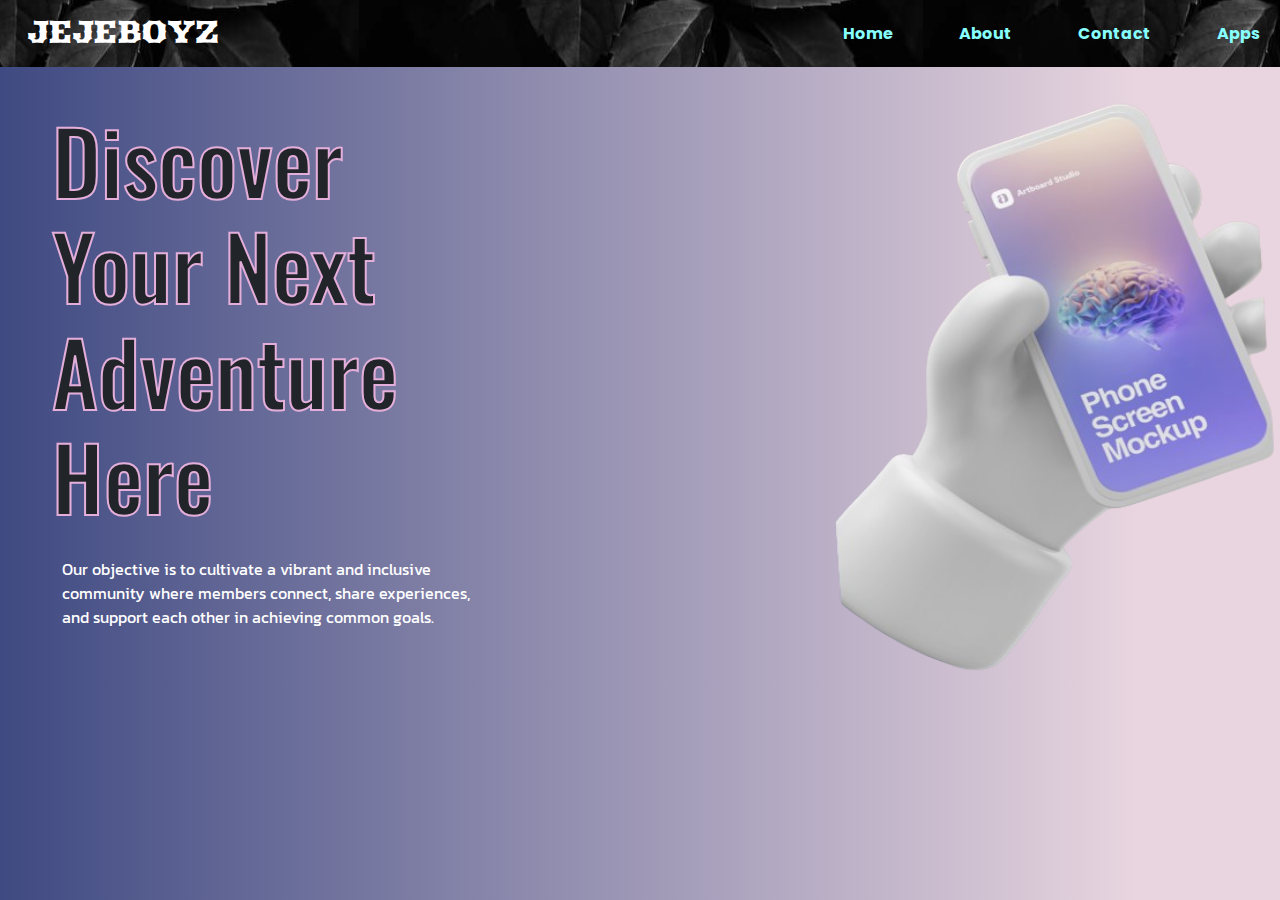
<file: index.html>
<!DOCTYPE html>
<html lang="en">
<head>
    <meta charset="UTF-8">
    <meta name="viewport" content="width=device-width, initial-scale=1.0">
    <link rel="preconnect" href="https://fonts.googleapis.com">
    <link rel="shortcut icon" href="./images/logotop.png" type="image/x-icon">
<link rel="preconnect" href="https://fonts.gstatic.com" crossorigin>
<link href="https://fonts.googleapis.com/css2?family=Arbutus&display=swap" rel="stylesheet">
    <link href="https://cdn.jsdelivr.net/npm/bootstrap@5.3.2/dist/css/bootstrap.min.css" rel="stylesheet">
    <link rel="stylesheet" href="style.css">
    <title>JEJEBOYZ | Home</title>
</head>
<body>
    <nav class="navbar navbar-expand-lg">
      
        <div class="container-fluid ">
          <!-- Links -->
          <button class="navbar-toggler ms-1" type="button" data-bs-toggle="collapse" data-bs-target="#n_bar" aria-controls="navbarNavAltMarkup" aria-label="Toggle navigation">
            <span class="navbar-toggler-icon navbar-dark"></span>
        </button>
        
        <div class="collapse navbar-collapse" id="n_bar">
          <h2 class="LogoText">JEJEBOYZ</h2>
          <ul class="navbar-nav">
            <li class="nav-item">
              <a class="nav-link" href="#">Home</a>
            </li>       
            <li class="nav-item">
              <a class="nav-link" href="./about.html">About</a>
            </li>
            <li class="nav-item">
              <a class="nav-link" href="./contacts.html">Contact</a>
            </li>
            <li class="nav-item">
              <a class="nav-link" href="./apps.html">Apps</a>
            </li>
          </ul>
        </div>
        </div>
      </nav>
      
      <div class="nice container-fluid">
          <div class="Discover_txt">
          <h1 class="class_h1">Discover Your Next Adventure Here</h1>
          <p>Our objective is to cultivate a vibrant and inclusive community where members connect, share experiences, and support each other in achieving common goals.</p>
          </div>
          <div class="hands"><img src="images/hands.png"  alt="" class="img1"></div>
      </div>
        

</body>
<script src="https://cdn.jsdelivr.net/npm/bootstrap@5.3.2/dist/js/bootstrap.bundle.min.js"></script>
</html>
</file>
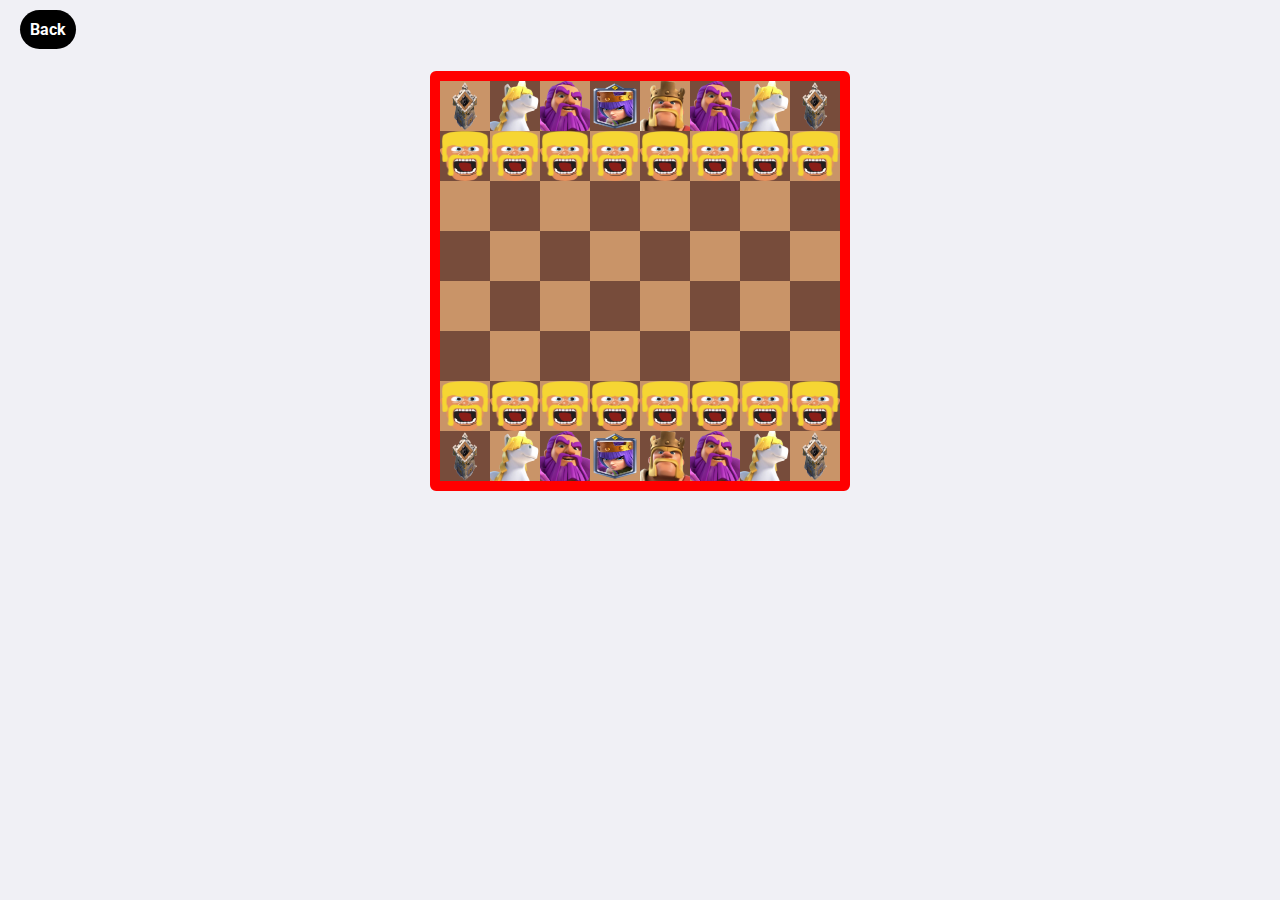
<file: NoelGames/index.html>
<!DOCTYPE html>
<html lang="en">
<head>
    <meta charset="UTF-8">
    <meta http-equiv="X-UA-Compatible" content="IE=edge">
    <meta name="viewport" content="width=device-width, initial-scale=1.0">
    
    <link rel="stylesheet" href="style.css">
    <link rel="icon" href="assets/icon.jpg">

    <title>Clash Chess</title>
    <style>
        .btnback{
            margin-top: 20px;
            margin-left: 20px;
            color: rgb(255, 255, 255);
        }
        .btnback a
        {
            text-decoration: none;
            background-color: black;
            color:white;
            padding:10px;
            border-radius: 20px;
        }
    </style>
</head>
<body>
    <div class="btnback">
        <h3><a href="../apps.html">Back</a></h3>
    </div>  
    <div id="main">
        <div class="board">
            <div class="row">
                <div id="11" class="square white"></div>
                <div id="12" class="square black"></div>
                <div id="13" class="square white"></div>
                <div id="14" class="square black"></div>
                <div id="15" class="square white"></div>
                <div id="16" class="square black"></div>
                <div id="17" class="square white"></div>
                <div id="18" class="square black"></div>
            </div>
            <div class="row">
                <div id="21" class="square black"></div>
                <div id="22" class="square white"></div>
                <div id="23" class="square black"></div>
                <div id="24" class="square white"></div>
                <div id="25" class="square black"></div>
                <div id="26" class="square white"></div>
                <div id="27" class="square black"></div>
                <div id="28" class="square white"></div>
            </div>
            <div class="row">
                <div id="31" class="square white"></div>
                <div id="32" class="square black"></div>
                <div id="33" class="square white"></div>
                <div id="34" class="square black"></div>
                <div id="35" class="square white"></div>
                <div id="36" class="square black"></div>
                <div id="37" class="square white"></div>
                <div id="38" class="square black"></div>
            </div>
            <div class="row">
                <div id="41" class="square black"></div>
                <div id="42" class="square white"></div>
                <div id="43" class="square black"></div>
                <div id="44" class="square white"></div>
                <div id="45" class="square black"></div>
                <div id="46" class="square white"></div>
                <div id="47" class="square black"></div>
                <div id="48" class="square white"></div>
            </div>
            <div class="row">
                <div id="51" class="square white"></div>
                <div id="52" class="square black"></div>
                <div id="53" class="square white"></div>
                <div id="54" class="square black"></div>
                <div id="55" class="square white"></div>
                <div id="56" class="square black"></div>
                <div id="57" class="square white"></div>
                <div id="58" class="square black"></div>
            </div>
            <div class="row">
                <div id="61" class="square black"></div>
                <div id="62" class="square white"></div>
                <div id="63" class="square black"></div>
                <div id="64" class="square white"></div>
                <div id="65" class="square black"></div>
                <div id="66" class="square white"></div>
                <div id="67" class="square black"></div>
                <div id="68" class="square white"></div>
            </div>
            <div class="row">
                <div id="71" class="square white"></div>
                <div id="72" class="square black"></div>
                <div id="73" class="square white"></div>
                <div id="74" class="square black"></div>
                <div id="75" class="square white"></div>
                <div id="76" class="square black"></div>
                <div id="77" class="square white"></div>
                <div id="78" class="square black"></div>
            </div>
            <div class="row">
                <div id="81" class="square black"></div>
                <div id="82" class="square white"></div>
                <div id="83" class="square black"></div>
                <div id="84" class="square white"></div>
                <div id="85" class="square black"></div>
                <div id="86" class="square white"></div>
                <div id="87" class="square black"></div>
                <div id="88" class="square white"></div>
            </div>
        </div>
    </div>

    <script src="gameController.js"></script>
</body>
</html>
</file>
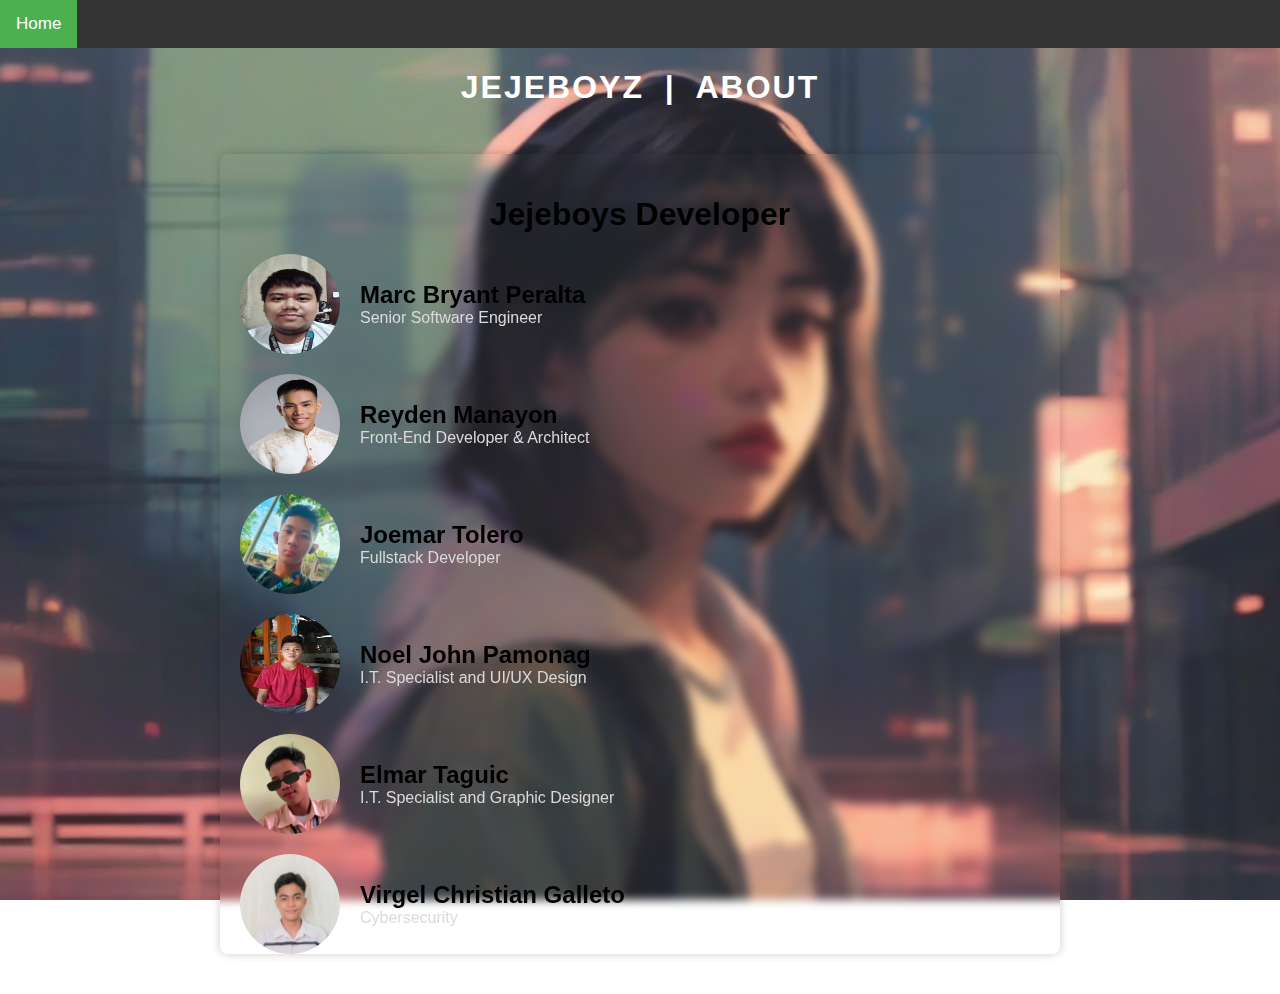
<file: about.html>
<!DOCTYPE html>
<html>

<head>
  <title>JEJEBOYZ | About</title>
  <link rel="shortcut icon" href="./images/logotop.png" type="image/x-icon">
</head>
<style>
  /* CSS Styling for the navbar */
  body {
    margin: 0;
    padding: 0;
    font-family: Arial, sans-serif;
    background-image: url(./images/about.jpg);
    background-size: cover;
    background-attachment: fixed;
    background-position: 100%;
  }

  .navbar {
    background-color: #333;
    overflow: hidden;
    align-items: center;
    justify-content: center;
  }

  .navbar a {
    float: left;
    color: white;
    text-align: center;
    padding: 14px 16px;
    text-decoration: none;
    font-size: 17px;
  }

  .navbar a:hover {
    background-color: #ddd;
    color: black;
  }

  .navbar a.active {
    background-color: #4CAF50;
    color: white;
  }

  /* CSS Styling for the main content */
  .container {
    max-width: 800px;
    margin: 40px auto;
    padding: 0 20px;
    background-color: transparent;
    backdrop-filter: blur(5px)  ;
    border-radius: 8px;
    box-shadow: 0 0 10px rgba(0, 0, 0, 0.2);
  }

  h1 {
    text-align: center;
  }

  .team-member {
    display: flex;
    align-items: center;
    margin-bottom: 20px;
    border-radius: 20px;
  }

  .team-member img {
    width: 100px;
    height: 100px;
    border-radius: 50%;
    margin-right: 20px;
  }

  .team-member-info {
    flex: 1;
  }

  .team-member-name {
    font-size: 24px;
    font-weight: bold;
  }

  .team-member-role {
    font-size: 16px;
    color: #dadada;
  }

  .header h1{
    font-size: auto;
    text-align: center;
    margin-bottom: .5in;
    color:white;
    border-radius: 20px;
    word-spacing: 10px;
    letter-spacing: 2px;
    font-family:Verdana, Geneva, Tahoma, sans-serif;
}
.team-member:hover
{
  background-color: black;
  border-radius: 20px;
  color: white    ;
}
.container
{
  padding-top: 20px;
}
</style>

<body>
  <!-- Navbar -->
  <div class="navbar">
    <a class="active" href="./index.html">Home</a>
  </div>

  <!-- Main Content -->
  <div class="header">
    <h1>JEJEBOYZ | ABOUT</h1>
   </div>
  <div class="container">
    <h1>Jejeboys Developer</h1>
    <div class="team-member">
      <img src="./images/marc.png" alt="Team Member 1">
      <div class="team-member-info">
        <div class="team-member-name">Marc Bryant Peralta</div>
        <div class="team-member-role">Senior Software Engineer</div>
      </div>
    </div>
    <div class="team-member">
      <img src="./images/reyden.jpg" alt="Team Member 2">
      <div class="team-member-info">
        <div class="team-member-name">Reyden Manayon</div>
        <div class="team-member-role">Front-End Developer & Architect</div>
      </div>
    </div>
    <div class="team-member">
      <img src="./images/joemar.jpg" alt="Team Member 3">
      <div class="team-member-info">
        <div class="team-member-name">Joemar Tolero</div>
        <div class="team-member-role">Fullstack Developer</div>
      </div>
    </div>
    <div class="team-member">
      <img src="./images/noel.jpg" alt="Team Member 3">
      <div class="team-member-info">
        <div class="team-member-name">Noel John Pamonag</div>
        <div class="team-member-role">I.T. Specialist and UI/UX Design</div>
      </div>
    </div>
    <div class="team-member">
      <img src="./images/elmar.jpg" alt="Team Member 3">
      <div class="team-member-info">
        <div class="team-member-name">Elmar Taguic</div>
        <div class="team-member-role">I.T. Specialist and Graphic Designer</div>
      </div>
    </div>
    <div class="team-member">
      <img src="./images/virgel.jpg" alt="Team Member 3">
      <div class="team-member-info">
        <div class="team-member-name">Virgel Christian Galleto</div>
        <div class="team-member-role">Cybersecurity</div>
      </div>
    </div>
  </div>
</body>
</head>

</html>
</file>
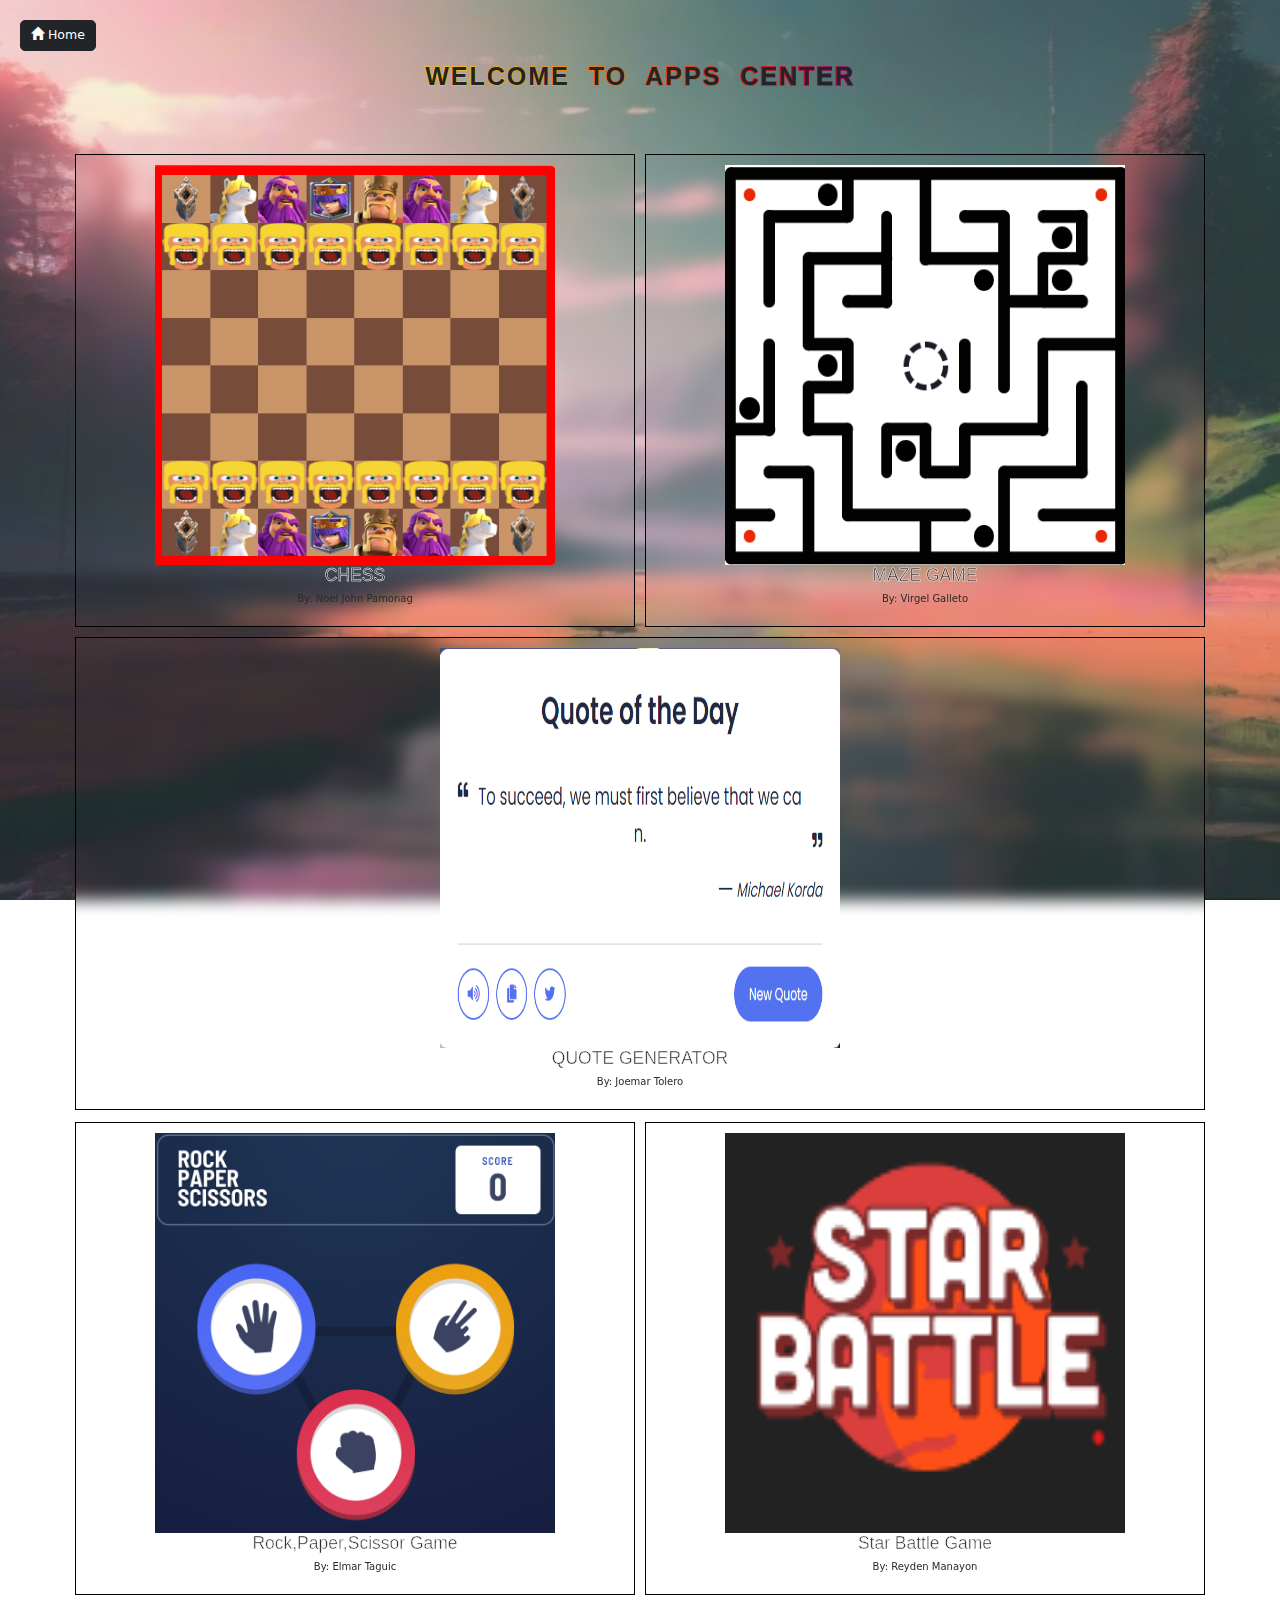
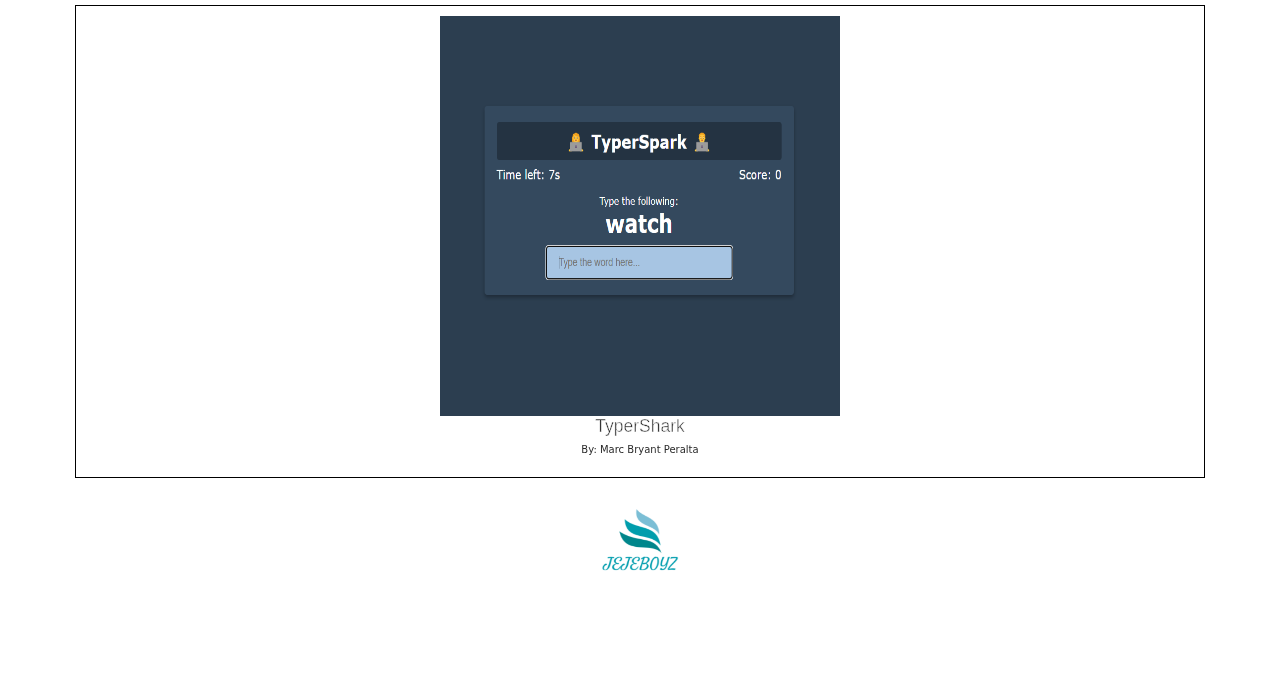
<file: apps.html>
<!DOCTYPE html>
<html lang="en">
<head>
    <meta charset="UTF-8">
    <meta name="viewport" content="width=device-width, initial-scale=1.0">
    <link rel="shortcut icon" href="./images/logotop.png" type="image/x-icon">
    <link rel="stylesheet" href="https://maxcdn.bootstrapcdn.com/bootstrap/3.3.7/css/bootstrap.min.css">
    <script src="https://ajax.googleapis.com/ajax/libs/jquery/3.2.1/jquery.min.js"></script>
    <script src="https://maxcdn.bootstrapcdn.com/bootstrap/3.3.7/js/bootstrap.min.js"></script>
    <!-- Latest compiled and minified CSS -->
<link href="https://cdn.jsdelivr.net/npm/bootstrap@5.3.2/dist/css/bootstrap.min.css" rel="stylesheet">
<link rel="stylesheet" href="apps.css">
    <title>JEJEBOYZ | Apps</title>
</head>
<body>
    <div class="homebtn">
        <a href="index.html" class="btn btn-dark btn-lg">
            <span class="glyphicon glyphicon-home"></span> Home
          </a>
    </div>
   <div class="header">
    <h1>WELCOME TO APPS CENTER</h1>
   </div>
    <div class="container mt-1">
        <div class="row">
            <div class="brdr col-md  text-dark text-center ha"><a href="./NoelGames/index.html"><img src="images/chess.png" style="width: 400px; height: 400px;" ><h3>CHESS</h3><p>By: Noel John Pamonag</p></a></div>
            <div class="brdr col-md  text-dark text-center"><a href="./VirgelGames/maze.html"><img src="images/Maze.png" style="width: 400px; height: 400px;" alt=""><h3>MAZE GAME</h3><p>By: Virgel Galleto</p></a></div>
            <div class="brdr col-md  text-dark text-center"><a href="./JoemarApps/Quote.html"><img src="images/quote.png" style="width: 400px; height: 400px;" alt=""><h3>QUOTE GENERATOR</h3><p>By: Joemar Tolero</p></a></div>
        </div>
        <div class="row mt-1">
            <div class="brdr col-md  text-dark text-center"><a href="./elmarApps/RPS.html"><img src="images/appImage.png" style="width: 400px; height: 400px;"><h3>Rock,Paper,Scissor Game</h3><p>By: Elmar Taguic</p></a></div>
            <div class="brdr col-md  text-dark text-center"><a href="./star-battle-master/Star.html"><img src="images/starbattle.png" style="width: 400px; height: 400px;"><h3>Star Battle Game</h3><p>By: Reyden Manayon</p></a></div>
            <div class="brdr col-md  text-dark text-center"><a href="./TyperSpark/Typer.html"><img src="images/typer.png" style="width: 400px; height: 400px;"><h3>TyperShark</h3><p>By: Marc Bryant Peralta</p></a></div>
        </div>
        
        <center class="cent"><img src="./images/logotop.png" style="width: 100px; height: 100px; padding-top: 20px;" alt=""></center>
    </div>  
<script src="https://cdn.jsdelivr.net/npm/bootstrap@5.3.2/dist/js/bootstrap.bundle.min.js"></script>
</html>
</file>
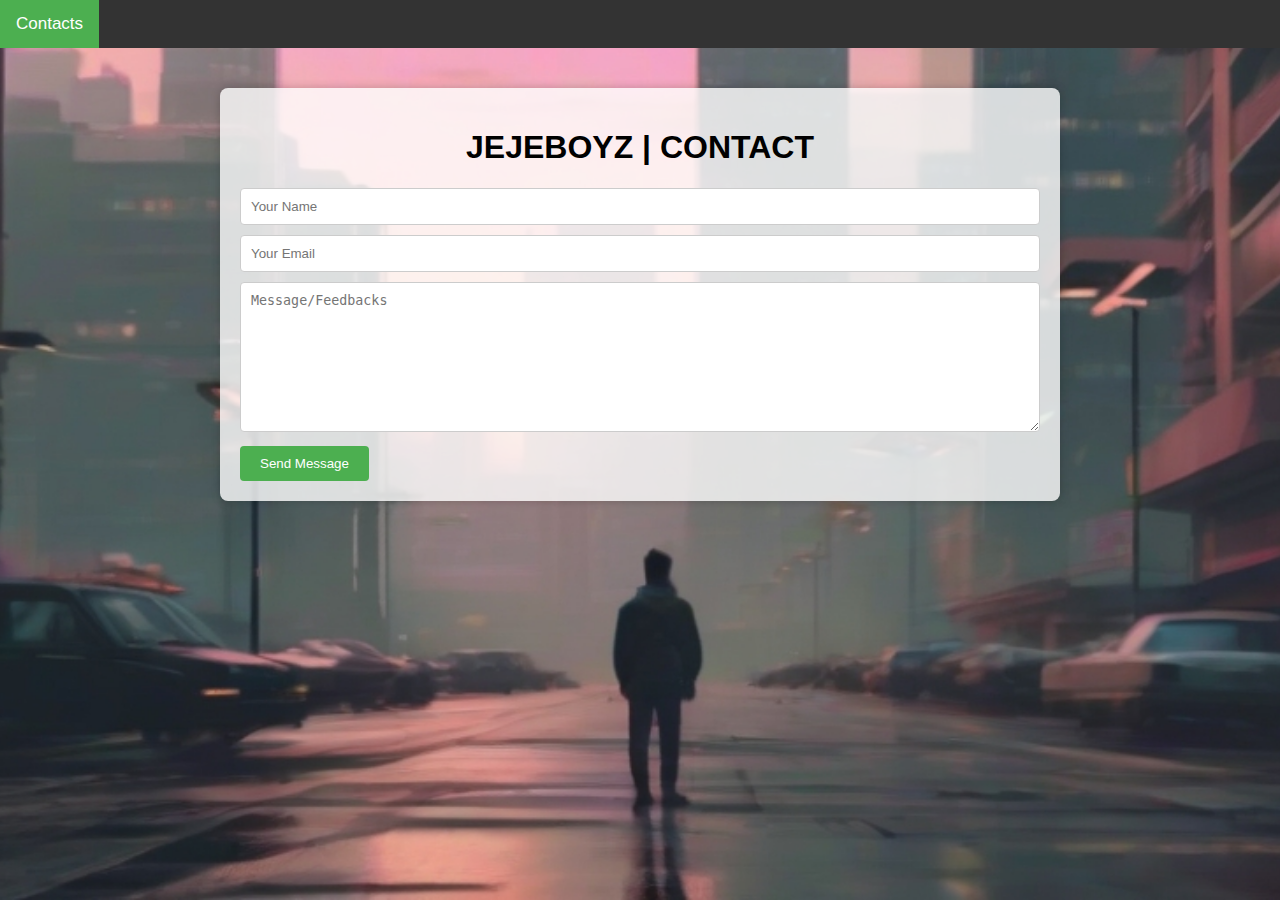
<file: contacts.html>
<!DOCTYPE html>
<html>
<head>
  <title>JEJEBOYZ | Contacts</title>
  
  <link rel="shortcut icon" href="./images/logotop.png" type="image/x-icon">

  <style>
    /* CSS Styling for the navbar */
    body {
      margin: 0;
      padding: 0;
      font-family: Arial, sans-serif;
      background-image: url(./images/contact.jpg);
      background-repeat: no-repeat;
      background-size: cover;
      background-attachment: fixed;
      background-position: center;
    }
    
    .navbar {
      background-color: #333;
      overflow: hidden;
    }
    
    .navbar a {
      float: left;
      color: white;
      text-align: center;
      padding: 14px 16px;
      text-decoration: none;
      font-size: 17px;
    }
    
    .navbar a:hover {
      background-color: #ddd;
      color: black;
    }
    
    .navbar a.active {
      background-color: #4CAF50;
      color: white;
    }
    
    /* CSS Styling for the main content */
    .container {
      max-width: 800px;
      margin: 40px auto;
      padding: 0 20px;
      background-color: rgba(255, 255, 255, 0.8);
      border-radius: 8px;
      box-shadow: 0 0 10px rgba(0, 0, 0, 0.2);
      padding-bottom: 20px;
      padding-TOP: 20px;
    }
    
    h1 {
      text-align: center;
    }
    
    form {
      margin-top: 20px;
    }
    
    input[type="text"],
    input[type="email"],
    textarea {
      width: 100%;
      padding: 10px;
      margin-bottom: 10px;
      border-radius: 4px;
      border: 1px solid #ccc;
      box-sizing: border-box;
    }
    
    textarea {
      height: 150px;
    }
    
    input[type="submit"] {
      background-color: #4CAF50;
      color: white;
      border: none;
      padding: 10px 20px;
      border-radius: 4px;
      cursor: pointer;
    }
    
    input[type="submit"]:hover {
      background-color: #45a049;
    }
  </style>
</head>
<body>
  <!-- Navbar -->
 <div class="navbar">
    <a class="active" href="./index.html">Contacts</a>
  </div>

  <!-- Main Content -->
  <div class="container">
    <h1>JEJEBOYZ | CONTACT</h1>
    <form>
      <input type="text" placeholder="Your Name" required id="input">
      <input type="email" placeholder="Your Email" required id="input">
      <textarea placeholder="Message/Feedbacks" required id="input"></textarea>
      <input type="submit" value="Send Message">
    </form>
  </div>

  
</body>
</html>
</file>
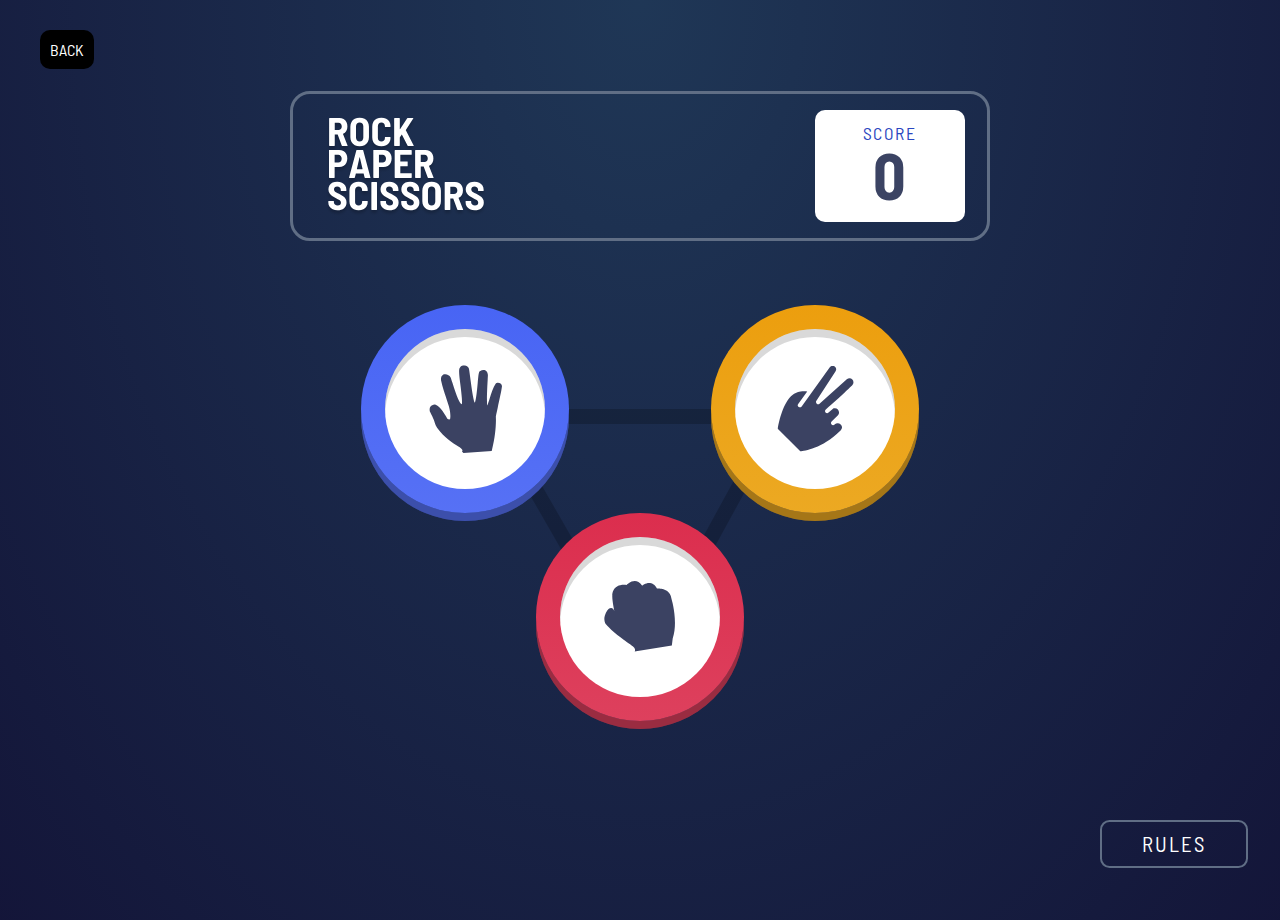
<file: elmarApps/RPS.html>
<!DOCTYPE html>
<html lang="en">
  <head>
    <meta charset="UTF-8" />
    <meta name="viewport" content="width=device-width, initial-scale=1.0" />
    
    <link
      rel="icon"
      type="image/png"
      sizes="32x32"
      href="./images/favicon-32x32.png"
    />
    <link rel="stylesheet" href="practice.css" />
    <script src="practice.js" defer></script>

    <title>Frontend Mentor | Rock, Paper, Scissors</title>
  </head>
  <body class="preload">
    <div class="backbtn">
      <a href="../apps.html">BACK</a>
    </div>
    <div class="container">
      <header class="header">
        <img src="logo.svg" alt="logo" class="logo" >
        <div class="score">
          <div class="score__title">score</div>
          <div class="score__number">0</div>
        </div>
      </header>
      <section class="game">
        <button class="choice-btn" data-choice="paper">
          <div class="choice paper">
            <img src="icon-paper.svg" alt="Paper">
          </div>
        </button>
        <button class="choice-btn" data-choice="scissors">
          <div class="choice scissors">
            <img src="icon-scissors.svg" alt="Scissors" >
          </div>
        </button>
        <button class="choice-btn" data-choice="rock">
          <div class="choice rock">
            <img src="icon-rock.svg" alt="Rock" >
          </div>
        </button>
      </section>
    </div>

    <section class="results hidden">
      <h2 class="results__heading">you picked</h2>
      <h2 class="results__heading">the house picked</h2>
      <div class="results__result"></div>
      <div class="results__winner hidden">
        <h3 class="results__text"></h3>
        <button class="play-again">play again</button>
      </div>
      <div class="results__result"></div>
    </section>

    <button class="rules-btn" tabindex="1">rules</button>
    <div class="modal">
      <div class="modal__container">
        <header class="modal__header">
          <h2 class="modal__heading">rules</h2>
          <button class="close-btn">
            <img src="icon-close.svg" alt="Close Button" />
          </button>
        </header>
        <img
          src="image-rules.svg"
          alt="Rules Image"
          class="rules-img"
        />
      </div>
    </div>

  </body>
</html>
</file>
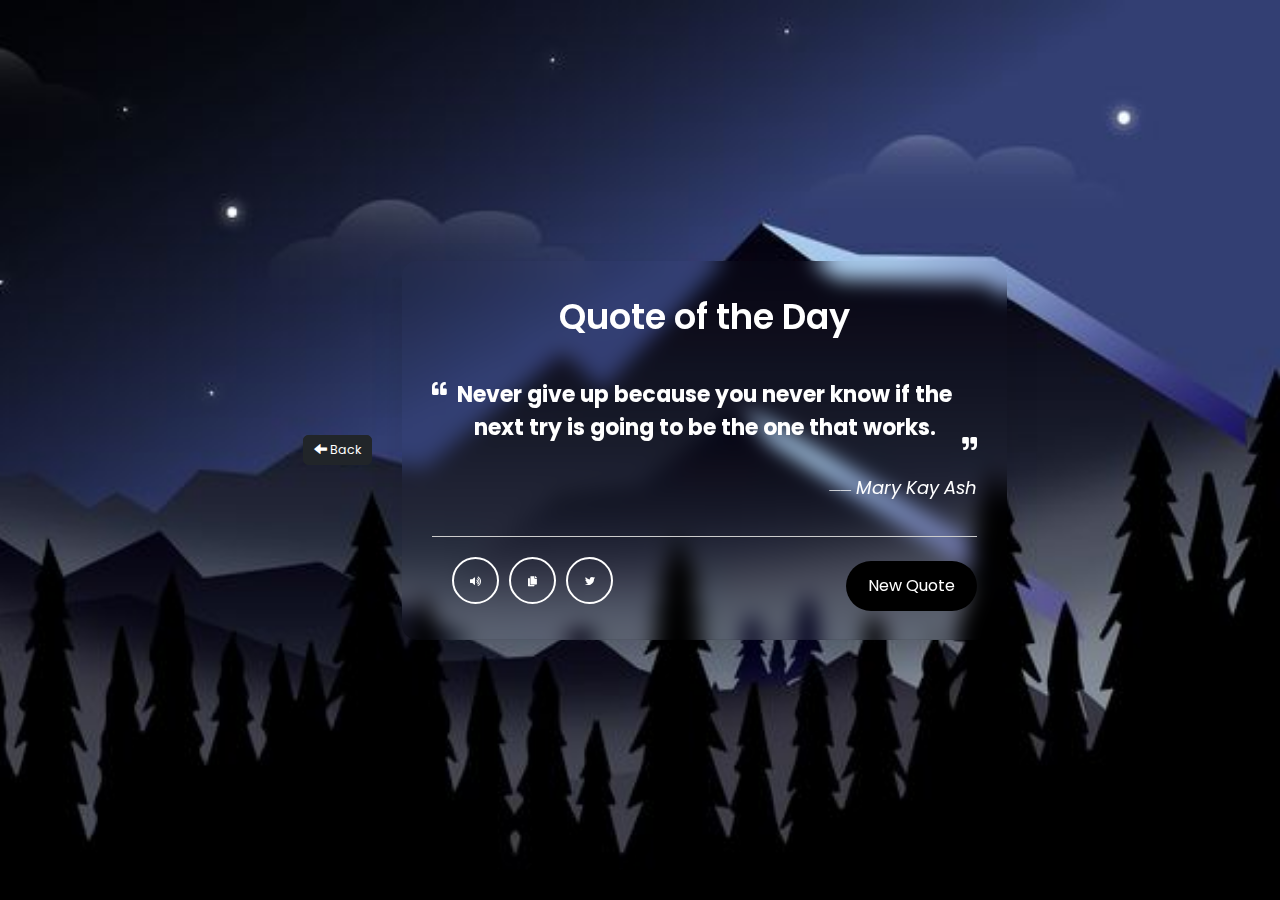
<file: JoemarApps/Quote.html>
<!DOCTYPE html>
<!-- Coding By CodingNepal - youtube.com/codingnepal -->
<html lang="en" dir="ltr">
  <head>
    <meta charset="utf-8">  
    <title>Random Quote Generator</title>
    <link rel="stylesheet" href="style.css">
    <meta name="viewport" content="width=device-width, initial-scale=1.0">
    <link rel="stylesheet" href="https://cdnjs.cloudflare.com/ajax/libs/font-awesome/5.15.3/css/all.min.css"/>
    <link rel="stylesheet" href="https://maxcdn.bootstrapcdn.com/bootstrap/3.3.7/css/bootstrap.min.css">
    <script src="https://ajax.googleapis.com/ajax/libs/jquery/3.2.1/jquery.min.js"></script>
    <script src="https://maxcdn.bootstrapcdn.com/bootstrap/3.3.7/js/bootstrap.min.js"></script>
    <!-- Latest compiled and minified CSS -->
<link href="https://cdn.jsdelivr.net/npm/bootstrap@5.3.2/dist/css/bootstrap.min.css" rel="stylesheet">

<!-- Latest compiled JavaScript -->
<script src="https://cdn.jsdelivr.net/npm/bootstrap@5.3.2/dist/js/bootstrap.bundle.min.js"></script>
  </head>
  <body>
    <div>
      <a href="../apps.html" class="btn btn-dark text-white btn-lg m-5 ">
      <span class="glyphicon glyphicon-arrow-left"></span> Back
    </a>
  </div>
    
      <div class="wrapper">
        <header>Quote of the Day</header>
        <div class="content">
          <div class="quote-area">
            <i class="fas fa-quote-left"></i>
            <p class="quote">Never give up because you never know if the next try is going to be the one that works.</p>
            <i class="fas fa-quote-right"></i>
          </div>
          <div class="author">
            <span>__</span>
            <span class="name">Mary Kay Ash</span>
          </div>
        </div>
        <div class="buttons">
          <div class="features">
            <ul>
              <li class="speech"><i class="fas fa-volume-up"></i></li>
              <li class="copy"><i class="fas fa-copy"></i></li>
              <li class="twitter"><i class="fab fa-twitter"></i></li>
            </ul>
            <button>New Quote</button>
          </div>
        </div>
      </div>
    

    <script src="script.js"></script>
    
  </body>
</html>
</file>
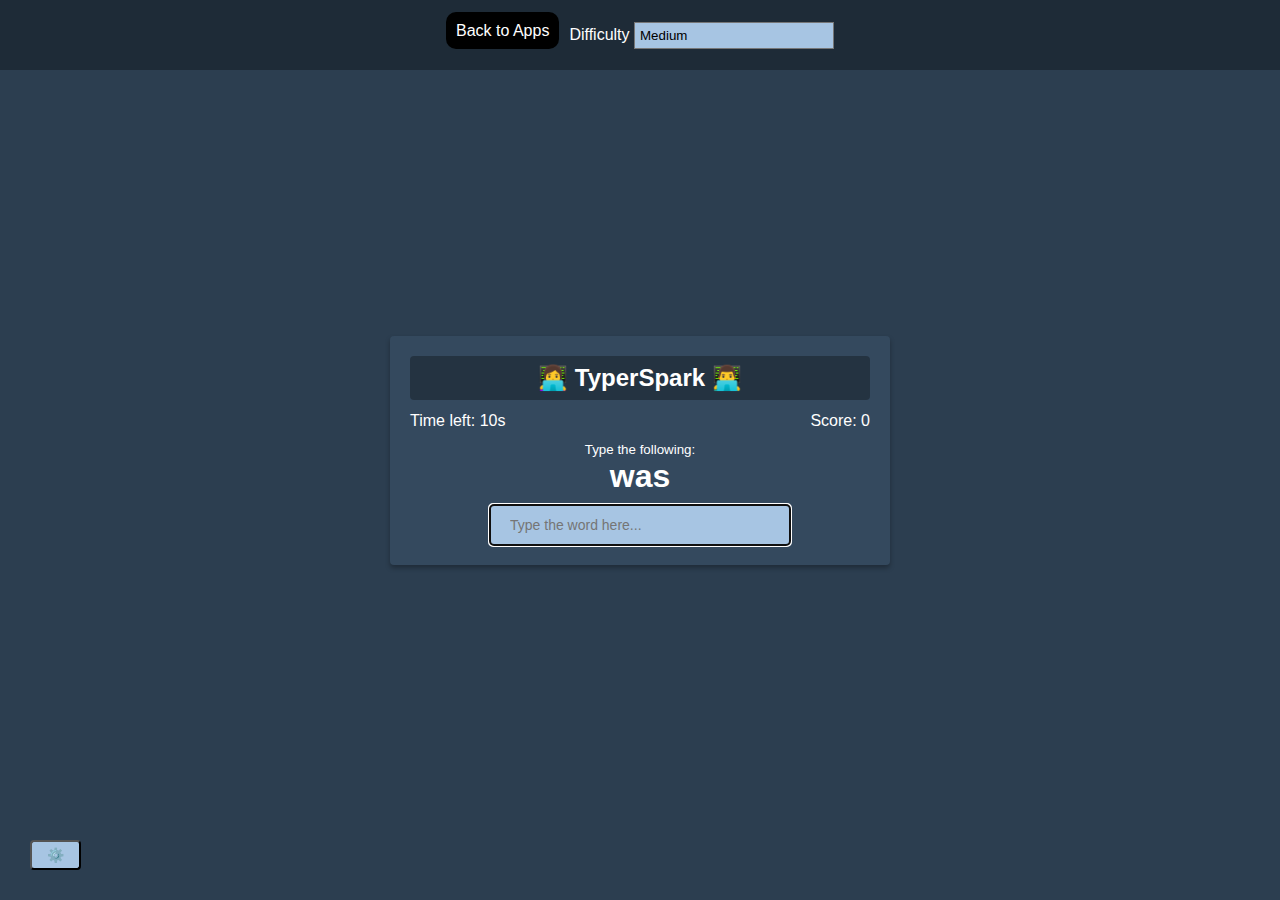
<file: TyperSpark/Typer.html>
<!DOCTYPE html>
<html lang="en">

<head>
    <meta charset="UTF-8">
    <meta name="viewport" content="width=device-width, initial-scale=1.0">

    <!-- custom css -->
    <link rel="stylesheet" href="css/style.css">

    <!--custom icon -->
    <link rel="icon" href="images/keyboard.png">

    <title>TyperSpark</title>

</head>

<body>
    <button id="settings-btn" class="settings-btn">
        ⚙️
    </button>

    <div id="settings" class="settings">
        <form id="settings-form">
            <div> 
                <div class="backbtn"><a href="../apps.html">Back to Apps</a></div>
                <label for="difficulty">Difficulty</label>
                <select id="difficulty">
                    <option value="easy">Easy</option>
                    <option value="medium">Medium</option>
                    <option value="hard">Hard</option>
                </select>
            </div>
        </form>
    </div>

    <div class="container">
        <h2>👩‍💻 TyperSpark 👨‍💻</h2>
        <small>Type the following:</small>

        <h1 id="word"></h1>

        <input type="text" id="text" autocomplete="off" placeholder="Type the word here..." />

        <p class="time-container">Time left: <span id="time">10s</span></p>

        <p class="score-container">Score: <span id="score">0</span></p>

        <div id="end-game-container" class="end-game-container"></div>
    </div>

    
    <!-- custom js -->
    <script src="js/script.js"></script>
</body>

</html>
</file>
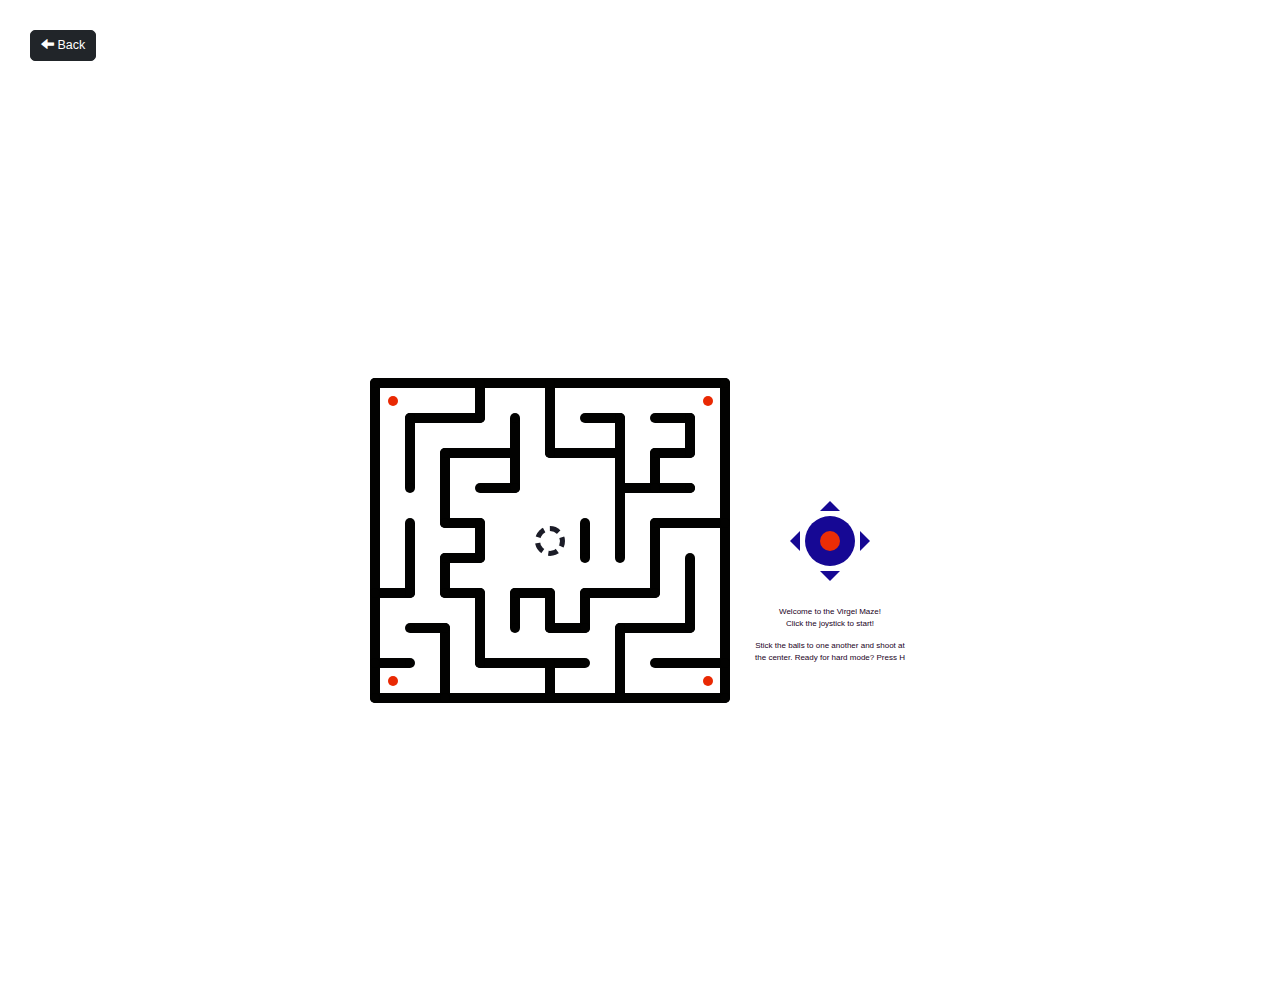
<file: VirgelGames/maze.html>
<html lang="en-GB">
<head>
  <meta charset="utf-8">
  <title>Maze Game</title>
  <link rel="stylesheet" href="https://maxcdn.bootstrapcdn.com/bootstrap/3.3.7/css/bootstrap.min.css">
  <script src="https://ajax.googleapis.com/ajax/libs/jquery/3.2.1/jquery.min.js"></script>
  <script src="https://maxcdn.bootstrapcdn.com/bootstrap/3.3.7/js/bootstrap.min.js"></script>
  <!-- Latest compiled and minified CSS -->
<link href="https://cdn.jsdelivr.net/npm/bootstrap@5.3.2/dist/css/bootstrap.min.css" rel="stylesheet">

<!-- Latest compiled JavaScript -->
<script src="https://cdn.jsdelivr.net/npm/bootstrap@5.3.2/dist/js/bootstrap.bundle.min.js"></script>
  <link rel="stylesheet" href="style.css">
  <body>
    <div><a href="../apps.html" class="btn btn-dark text-white btn-lg m-5 ">
      <span class="glyphicon glyphicon-arrow-left"></span> Back
    </a>
  </div>
    <div id="center">
        <div id="game">
        <div id="maze">
        <div id="end"></div>
        </div>
        <div id="joystick">
        <div class="joystick-arrow"></div>
        <div class="joystick-arrow"></div>
        <div class="joystick-arrow"></div>
        <div class="joystick-arrow"></div>
        <div id="joystick-head"></div>
        </div>
        <div id="note">
        Welcome to the Virgel Maze! 
        <p>Click the joystick to start!</p>
        <p>Stick the balls to one another and shoot at the center. Ready for hard mode? Press H</p>
        </div>
        </div>
        </div>
        <script src="maze.js"></script>
  </body>
  </head>
  </html>
</file>
<file: style.css>
@import url('https://fonts.googleapis.com/css2?family=Poppins&display=swap');
 @import url('https://fonts.googleapis.com/css2?family=Oswald:wght@700&display=swap');
 @import url('https://fonts.googleapis.com/css2?family=Kanit:wght@300&display=swap');
 body
{
    padding: 0%;
    margin: 0%;
    box-sizing: border-box ;
    background-image: linear-gradient(to right,rgb(63, 74, 130)0% , rgb(232, 213, 223) 89%);
}
.collapse
{
    justify-content: space-between;
}
.LogoText
{   
    font-family: 'Arbutus', sans-serif;
    color: white;
    padding-left: 15px;
    padding-top: 5px;
}
.nav-link
{
    color: white;
    font-family: 'Poppins', sans-serif;
    font-weight: bold;
    color: rgb(135, 255, 255);
    border-radius:20px ;
   
}
.nav-link:hover
{
    color: blueviolet;
    cursor:pointer;
    background: white;
    border-radius: 20px;
}
ul li
{
    padding-left: 50px;
}
nav
{
    background-image: url(images/Black\ Aesthetic\ Wallpapers\ _\ Download\ Free\ Black\ Wallpapers\ 2023.jpg);
    background-position: center;
    align-items: center;
    align-content: center;
}
.nice
{
   display: flex; 
   margin-top: .2in;
}
.hands 
{
    margin: 0%;
}
.hands img
{
    width: 500px;
    height:600px;
    margin-right: 0;
}

.class_h1
{
    margin-top: 20px;
    margin-left: 10px;
    padding-right: 300px;
    font-size: 5.5rem;
    font-family: 'Oswald';
    -webkit-text-stroke: 2px;
    -webkit-text-stroke-color: rgb(228, 174, 218);
}
.Discover_txt p
{
    padding: 20px;
    padding-right: 200px;
    font-family:'Kanit';
    color: white;
}
.Discover_txt 
{
    margin-left: 30px;
    padding-right: 100px;
    /* margin-right: 150px; */
}
@media screen and (max-width: 1260px)
{
   
    .nice
    {
        display: flex;
        flex-direction: column-reverse;
    }
    .hands
    {
        width: 100%;
        height: auto;
        margin: auto;
    }
    .hands img
    {
        margin-left: auto;
    }
    .Discover_txt p
    {
        padding: 0;
    }
    .Discover_txt h1
    {
        font-size: 4rem;
        margin: 0;
        padding: 0
    }
}
@media screen and (max-width: 575)
{
    .hands img
    {
        width: 50px;
        height: 50px;
        margin: 0%;
    }
    .nice
    {
        display: flex;
        flex-direction: column;
    }
    .hands
    {
        width: auto;
    }
    .Discover_txt 
    {
        padding-right: 0;
        margin: 0;
    }
    .class_h1
    {
        font-size: 30px;
    }

}
@media screen and (max-width: 500){
    .hands .img1{
       width:20px;
        height: auto;
        margin: 0;
    }
    .Discover_txt 
    {
        padding-right: 0;
        margin: 0;
        font-size: 20px;
    }
    .class_h1
    {
        font-size: 30px;
    }
}
</file>
<file: NoelGames/style.css>
@import url('https://fonts.googleapis.com/css2?family=Roboto:ital,wght@0,500;0,700;1,400&display=swap');

* {
    padding: 0;
    margin: 0;
    outline: 0;
    box-sizing: border-box;
}

body {
    font: 400 14px Roboto, sans-serif;
    background: #f0f0f5;
    -webkit-font-smoothing: antialiased;
    background-image: url(https://hd.wallpaperswide.com/thumbs/clash_of_clans_2-t2.jpg);
}

input, button, textarea {
    font: 400 18px Roboto, sans-serif;
}

button {
    cursor: pointer;
}

.board {
    width: min-content;
    margin: 32px auto 0;
    border: 10px solid red;
    border-radius: 6px;

    display: flex;
    flex-direction: column;
    justify-content: center;
    align-items: center;
}

.row {
    display: flex;
    flex-direction: row;
    justify-content: center;
    align-items: center;
}

.square {
    width: 50px;
    height: 50px;

    display: flex;
    justify-content: center;
    align-items: center;
}

.piece {
    width: 50px;
    height: 50px;
}

.black {
    background: #774C3B;
}

.white {
    background: #C99468;
}
</file>
<file: apps.css>
body
{
    margin: 0%;
    padding: 0%;
    box-sizing: border-box;
    background-image: url(images/apssbg.jpg);
    background-repeat: no-repeat;
    background-position: center;
    background-size: cover;
    background-attachment: fixed;
}
.container
{
    margin-bottom: 1in;
}
.brdr
{
    border: 1px black solid;
    padding:10px;
    margin: 5px ;
    background: transparent;
    backdrop-filter: blur(8px);
    transition: box-shadow 0.3s ease;
    
}
.brdr h3
{
    font-family: 'Lucida Sans', 'Lucida Sans Regular', 'Lucida Grande', 'Lucida Sans Unicode', Geneva, Verdana, sans-serif;
    -webkit-text-stroke: white .5px;
}
.brdr:hover p
{
    color: white;
    transition: .5s ease;
    -webkit-transition: .5s ease;
    -moz-transition: .5s ease;
    -ms-transition: .5s ease;
    -o-transition: .5s ease;
    padding-top: 5px;
    font-size: 15px;
}
.brdr:hover h3
{
    font-size: 30px;
    transition: .5s ease;
    -webkit-transition: .5s ease;
}
.brdr a
{
    text-decoration: none;
    color: rgb(42, 42, 42);
}
.header h1{
    font-size: auto;
    text-align: center;
    margin-bottom: .5in;
    font-family:'Franklin Gothic Medium', 'Arial Narrow', Arial, sans-serif;
    font-weight: bold;
    background-image: linear-gradient(90deg,yellow,orange,red,blue);   
    -webkit-text-stroke-color: transparent;
    background-clip: text;
    -webkit-background-clip: text;
    -webkit-text-stroke-width: calc(1em / 16);
    margin-right: 3in;
    margin-left: 3in;
    padding: 10px;
    border-radius: 20px;
    word-spacing: 10px;
    letter-spacing: 2px;
}
.brdr:hover
{
    background-color: #cc8787;
    transition: ease 1s;
    box-shadow: 0px 4px 8px rgba(0, 0, 0, 1);
}
.homebtn
{
    margin: 20px 0 0 20px;
}
</file>
<file: elmarApps/practice.css>
/* Font */
@import url("https://fonts.googleapis.com/css2?family=Barlow+Semi+Condensed:wght@600;700&display=swap");

/* Variables */
:root {
  --light-text: #ffffff;
  --dark-text: hsl(229, 25%, 31%);
  --score-text: hsl(229, 64%, 46%);
  --outline: hsl(217, 16%, 45%);
  --bg-grad-1: hsl(214, 47%, 23%);
  --bg-grad-2: hsl(237, 49%, 15%);
  --scissors-1: hsl(39, 89%, 49%);
  --scissors-2: hsl(40, 84%, 53%);
  --paper-1: hsl(230, 89%, 62%);
  --paper-2: hsl(230, 89%, 65%);
  --rock-1: hsl(349, 71%, 52%);
  --rock-2: hsl(349, 70%, 56%);
  --shadow-light: #00000026;
  --shadow-med: #0000004d;
}

* {
  margin: 0;
  padding: 0;
  box-sizing: border-box;
}

body {
  font-family: "Barlow Semi Condensed", sans-serif;
  background: radial-gradient(at top, var(--bg-grad-1), var(--bg-grad-2));
  min-height: 100vh;
  text-transform: uppercase;
  color: var(--light-text);
}

/* Main Content */
.container {
  position: relative;
  max-width: 700px;
  margin: 0 auto;
  padding-top: 2rem;
}

.header {
  display: flex;
  justify-content: space-between;
  align-items: center;
  height: 150px;
  border: 3px solid var(--outline);
  border-radius: 20px;
  padding: 1rem 1.4rem 1rem 2rem;
}

.logo img {
  height: 100%;
}

.score {
  display: flex;
  flex-direction: column;
  align-items: center;
  justify-content: center;
  background: #fff;
  border-radius: 10px;
  width: 150px;
  height: 100%;
  line-height: 1;
}

.score__title {
  font-size: 1.1rem;
  letter-spacing: 0.1em;
  color: var(--score-text);
}

.score__number {
  font-size: 4rem;
  font-weight: 700;
  color: var(--dark-text);
}

/* Game */
.game {
  position: relative;
  display: grid;
  grid-template-columns: (repeat(2, 1fr));
  grid-template-areas:
    "paper scissors"
    "rock rock";
  place-items: center;
  height: 30rem;
  padding-top: 4rem;
}
.game::before {
  content: "";
  position: absolute;
  width: 100%;
  height: 100%;
  left: 28%;
  top: 35%;
  background: url("bg-triangle.svg") no-repeat;
  z-index: -1;
}

.choice-btn {
  border: none;
  outline: none;
  background: none;
  cursor: pointer;
}
.choice {
  position: relative;
  width: 10rem;
  height: 10rem;
  background: #fff;
  border-radius: 50%;
  display: grid;
  place-items: center;
  box-shadow: inset 0 0.5rem var(--shadow-light);
}
.choice::before,
.choice::after {
  content: "";
  position: absolute;
  left: -15%;
  top: -15%;
  width: 130%;
  height: 130%;
  border-radius: 50%;
  z-index: -1;
}

.choice::after {
  opacity: 0;
  transition: opacity 0.4s ease;
}
.choice-btn:focus .choice::after {
  opacity: 1;
  box-shadow: 0 0 0 2rem #223351;
  z-index: -2;
}

.choice img {
  transform: scale(1.5);
}

.choice.paper::before {
  background: linear-gradient(to bottom, var(--paper-1), var(--paper-2));
  box-shadow: 0 0.5rem var(--shadow-med), 0 0.5rem var(--paper-2);
}
.choice.scissors::before {
  background: linear-gradient(to bottom, var(--scissors-1), var(--scissors-2));
  box-shadow: 0 0.5rem var(--shadow-med), 0 0.5rem var(--scissors-2);
}
.choice.rock::before {
  background: linear-gradient(to bottom, var(--rock-1), var(--rock-2));
  box-shadow: 0 0.5rem var(--shadow-med), 0 0.5rem var(--rock-2);
}

.choice-btn[data-choice="paper"] {
  grid-area: paper;
}
.choice-btn[data-choice="scissors"] {
  grid-area: scissors;
}
.choice-btn[data-choice="rock"] {
  grid-area: rock;
}

/* Results */
.results {
  display: grid;
  grid-template-columns: repeat(2, 1fr);
  place-items: center;
  grid-template-areas:
    "you-title ai-title"
    "you-picked ai-picked";
  max-width: 1000px;
  margin: 0 auto;
}

.results__heading {
  font-size: 1.5rem;
  letter-spacing: 0.1em;
  padding: 4rem 0 8rem;
}
.results__result {
  min-width: 10rem;
  min-height: 10rem;
  background: #16213d;
  border-radius: 50%;
  transform: scale(1.4);
  z-index: -1;
}

.results__heading:first-of-type {
  grid-area: you-title;
}
.results__heading:last-of-type {
  grid-area: ai-title;
}
.results__result:first-of-type {
  grid-area: you-picked;
}
.results__result:last-of-type {
  grid-area: ai-picked;
}

.results.show-winner {
  grid-template-columns: repeat(3, 1fr);
  grid-template-areas:
    "you-title . ai-title"
    "you-picked result-winner ai-picked";
}
.winner .choice::after {
  box-shadow: 0 0 0 40px #293251, 0 0 0 80px #232c4b, 0 0 0 130px #1e2949;
  animation: winner 1s ease forwards;
}

@keyframes winner {
  from {
    opacity: 0;
  }
  to {
    opacity: 1;
  }
}

.results__winner {
  grid-area: result-winner;
  display: grid;
  place-items: center;
}
.results__text {
  font-size: 3.5rem;
  padding-bottom: 1.5rem;
}
.play-again {
  background: #fff;
  outline: none;
  border: 2px solid transparent;
  border-radius: 0.6rem;
  color: var(--dark-text);
  padding: 0.6rem 3.5rem;
  font-family: inherit;
  text-transform: inherit;
  font-size: 1.3rem;
  letter-spacing: 0.1em;
  cursor: pointer;
}
.play-again:focus {
  border: 2px solid var(--outline);
}

/* Rules Button */
.rules-btn {
  position: absolute;
  bottom: 2rem;
  right: 2r
}
.rules-btn {
    position: absolute;
    bottom: 2rem;
    right: 2rem;
    background: none;
    outline: none;
    border: 2px solid var(--outline);
    border-radius: 0.6rem;
    color: var(--light-text);
    padding: 0.6rem 2.5rem;
    font-family: inherit;
    text-transform: inherit;
    font-size: 1.3rem;
    letter-spacing: 0.1em;
    cursor: pointer;
  }
  .rules-btn:focus {
    border: 2px solid #fff;
  }
  
  /* Rules Modal */
  .modal {
    position: absolute;
    height: 100%;
    width: 100%;
    top: 0;
    left: 0;
    display: grid;
    place-items: center;
    background: var(--shadow-med);
    opacity: 0;
    transition: opacity 0.3s ease-in-out;
    pointer-events: none;
  }
  .modal__container {
    background: #fff;
    border-radius: 0.5rem;
  }
  .modal__header {
    display: flex;
    width: 100%;
    justify-content: space-between;
    padding: 2rem 2rem 1rem;
  }
  .modal__heading {
    font-size: 1.5rem;
    color: var(--dark-text);
  }
  .close-btn {
    border: none;
    outline: none;
    background: none;
    cursor: pointer;
  }
  .rules-img {
    padding: 2rem 4rem;
  }
  .show-modal {
    opacity: 1;
    pointer-events: initial;
  }
  
  /* Footer */
  .footer {
    position: absolute;
    bottom: 2rem;
    width: 100%;
    padding: 0 2rem;
    text-align: center;
  }
  
  .attribution {
    font-size: 12px;
    text-align: center;
  }
  .attribution a {
    color: #ff652f;
  }
  
  /* Utilities */
  .preload * {
    transition: none;
  }
  
  .hidden {
    display: none;
  }
  .backbtn
  {
    margin: 20px 0 0 20px;
    padding: 20px 0 0 20px;
    margin-bottom: 0;
  }
  .backbtn a
  {
    text-decoration: none;
    color: white;
    background-color: black;
    padding:10px;
    border-radius: 10px;
    -webkit-border-radius: 10px;
    -moz-border-radius: 10px;
    -ms-border-radius: 10px;
    -o-border-radius: 10px;
}
</file>
<file: JoemarApps/style.css>
/* Import Google Font - Poppins */
@import url('https://fonts.googleapis.com/css2?family=Poppins:wght@400;500;600;700&display=swap');
*{
  margin: 0;
  padding: 0;
  box-sizing: border-box;
  font-family: 'Poppins', sans-serif;
}
body{
  display: flex;
  align-items: center;
  justify-content: center;
  min-height: 100vh;
  background-image: url(images/bg.jpg);
  background-position: 100%;  
  background-repeat: no-repeat;
  background-size: cover;
}
.wrapper{
  width: 605px;
  background: transparent;
  backdrop-filter: blur(10px);
  border-radius: 15px;
  padding: 30px 30px 25px;
  box-shadow: 0 12px 35px rgba(0,0,0,0.1);
}
header, .content :where(i, p, span){
  color: #ffffff;
}
.wrapper header{
  font-size: 35px;
  font-weight: 600;
  text-align: center;
}
.wrapper .content{
  margin: 35px 0;
}
.content .quote-area{
  display: flex;
  justify-content: center;
}
.quote-area i{
  font-size: 15px;
}
.quote-area i:first-child{
  margin: 3px 10px 0 0;
}
.quote-area i:last-child{
  display: flex;
  margin: 0 0 3px 10px;
  align-items: flex-end;
}
.quote-area .quote{
  font-size: 22px;
  text-align: center;
  word-break: break-all;
}
.quote-area p
{
  font-weight: bold;
}
.quote-area i
{
  font-weight: bold;
}
.content .author{
  display: flex;
  font-size: 18px;
  margin-top: 20px;
  font-style: italic;
  justify-content: flex-end;
}
.author span:first-child{
  margin: -7px 5px 0 0;
  font-family: monospace;
}
.wrapper .buttons{
  border-top: 1px solid #ccc;
}
.buttons .features{
  display: flex;
  margin-top: 20px;
  align-items: center;
  justify-content: space-between;
}
.features ul{
  display: flex;
}
.features ul li{
  margin: 0 5px;
  height: 47px;
  width: 47px;
  display: flex;
  cursor: pointer;
  color: #ffffff;
  list-style: none;
  border-radius: 50%;
  align-items: center;
  justify-content: center;
  border: 2px solid #ffffff;
  transition: all 0.3s ease;
}
.features ul li:first-child{
  margin-left: 0;
}
ul li:is(:hover, .active){
  color: #000000;
  background: #ffffff;
}
ul .speech.active{
  pointer-events: none;
}
.buttons button{
  border: none;
  color: #fff;
  outline: none;
  font-size: 16px;
  cursor: pointer;
  padding: 13px 22px;
  border-radius: 30px;
  background: #000000;
}
.buttons button.loading{
  opacity: 0.7;
  pointer-events: none;
}
</file>
<file: TyperSpark/css/style.css>
* {
  box-sizing: border-box;
}

body {
  background-color: #2c3e50;
  display: flex;
  align-items: center;
  justify-content: center;
  min-height: 100vh;
  margin: 0;
  font-family: Verdana, Geneva, Tahoma, sans-serif;
}

button {
  cursor: pointer;
  font-size: 14px;
  border-radius: 4px;
  padding: 5px 15px;
}

select {
  width: 200px;
  padding: 5px;
  appearance: none;
  -webkit-appearance: none;
  -moz-appearance: none;
  border-radius: 0;
  background-color: #a7c5e3;
}

select:focus,
button:focus {
  outline: 0;
}

.settings-btn {
  position: absolute;
  bottom: 30px;
  left: 30px;
  background: #a7c5e3;
}

.settings {
  position: absolute;
  top: 0;
  left: 0;
  width: 100%;
  background-color: rgba(0, 0, 0, 0.3);
  height: 70px;
  color: #fff;
  display: flex;
  align-items: center;
  justify-content: center;
  transform: translateY(0);
  transition: transform 0.3s ease-in-out;
}

.settings.hide {
  transform: translateY(-100%);
}

.container {
  background-color: #34495e;
  padding: 20px;
  border-radius: 4px;
  box-shadow: 0 3px 5px rgba(0, 0, 0, 0.3);
  color: #fff;
  position: relative;
  text-align: center;
  width: 500px;
}

h2 {
  background-color: rgba(0, 0, 0, 0.3);
  padding: 8px;
  border-radius: 4px;
  margin: 0 0 40px;
}

h1 {
  margin: 0;
}

input {
  border: 0;
  border-radius: 4px;
  font-size: 14px;
  width: 300px;
  padding: 12px 20px;
  margin-top: 10px;
  background: #a7c5e3;
}

.score-container {
  position: absolute;
  top: 60px;
  right: 20px;
}

.time-container {
  position: absolute;
  top: 60px;
  left: 20px;
}

.end-game-container {
  background-color: inherit;
  display: none;
  align-items: center;
  justify-content: center;
  flex-direction: column;
  position: absolute;
  top: 0;
  left: 0;
  width: 100%;
  height: 100%;
  z-index: 1;
}
.backbtn
  {
    float: left;
    padding-right: 10px;
  }
  .backbtn a
  {
    text-decoration: none;
    color: white;
    background-color: black;
    padding:10px;
    border-radius: 10px;
    -webkit-border-radius: 10px;
    -moz-border-radius: 10px;
    -ms-border-radius: 10px;
    -o-border-radius: 10px;
}
</file>
<file: VirgelGames/style.css>
body {
    
    --background-color: #ffffff;
    --wall-color: #020201;
    --joystick-color: #160894;
    --joystick-head-color: #ec2d06;
    --ball-color: #e92903;
    --end-color: #1b1c27;
    --text-color: #210124;
    font-family: "Segoe UI", Tahoma, Geneva, Verdana, sans-serif;
    background-color: var(--background-color);
    }
    html,
    body {
    height: 100%;
    margin: 0;
    }
    #center {
    display: flex;
    align-items: center;
    justify-content: center;
    height: 100%;
    }
    #game {
    display: grid;
    grid-template-columns: auto 150px;
    grid-template-rows: 1fr auto 1fr;
    gap: 30px;
    perspective: 600px;
    }
    #maze {
    position: relative;
    grid-row: 1 / -1;
    grid-column: 1;
    width: 350px;
    height: 315px;
    display: flex;
    justify-content: center;
    align-items: center;
    }
    #end {
    width: 30px;
    height: 30px;
    border: 5px dashed var(--end-color);
    border-radius: 50%;
    }
    #joystick {
    position: relative;
    background-color: var(--joystick-color);
    border-radius: 50%;
    width: 50px;
    height: 50px;
    display: flex;
    align-items: center;
    justify-content: center;
    margin: 10px 50px;
    grid-row: 2;
    }
    #joystick-head {
    position: relative;
    background-color: var(--joystick-head-color);
    border-radius: 50%;
    width: 20px;
    height: 20px;
    cursor: grab;
    animation-name: glow;
    animation-duration: 0.6s;
    animation-iteration-count: infinite;
    animation-direction: alternate;
    animation-timing-function: ease-in-out;
    animation-delay: 4s;
    }
    @keyframes glow {
    0% {
    transform: scale(1);
    }
    100% {
    transform: scale(1.2);
    }
    }
    .joystick-arrow:nth-of-type(1) {
    position: absolute;
    bottom: 55px;
    width: 0;
    height: 0;
    border-left: 10px solid transparent;
    border-right: 10px solid transparent;
    border-bottom: 10px solid var(--joystick-color);
    }
    .joystick-arrow:nth-of-type(2) {
    position: absolute;
    top: 55px;
    width: 0;
    height: 0;
    border-left: 10px solid transparent;
    border-right: 10px solid transparent;
    border-top: 10px solid var(--joystick-color);
    }
    .joystick-arrow:nth-of-type(3) {
    position: absolute;
    left: 55px;
    width: 0;
    height: 0;
    border-top: 10px solid transparent;
    border-bottom: 10px solid transparent;
    border-left: 10px solid var(--joystick-color);
    }
    .joystick-arrow:nth-of-type(4) {
    position: absolute;
    right: 55px;
    width: 0;
    height: 0;
    border-top: 10px solid transparent;
    border-bottom: 10px solid transparent;
    border-right: 10px solid var(--joystick-color);
    }
    #note {
    grid-row: 3;
    grid-column: 2;
    text-align: center;
    font-size: 0.8em;
    color: var(--text-color);
    transition: opacity 2s;
    }
    a:visited {
    color: inherit;
    }
    .ball {
    position: absolute;
    margin-top: -5px;
    margin-left: -5px;
    border-radius: 50%;
    background-color: var(--ball-color);
    width: 10px;
    height: 10px;
    }
    .wall {
    position: absolute;
    background-color: var(--wall-color);
    transform-origin: top center;
    margin-left: -5px;
    }
    .wall::before,
    .wall::after {
    display: block;
    content: "";
    width: 10px;
    height: 10px;
    background-color: inherit;
    border-radius: 50%;
    position: absolute;
    }
    .wall::before {
    top: -5px;
    }
    .wall::after {
    bottom: -5px;
    }
    .black-hole {
    position: absolute;
    margin-top: -9px;
    margin-left: -9px;
    border-radius: 50%;
    background-color: rgb(0, 0, 0);
    width: 18px;
    height: 18px;
    }
</file>
